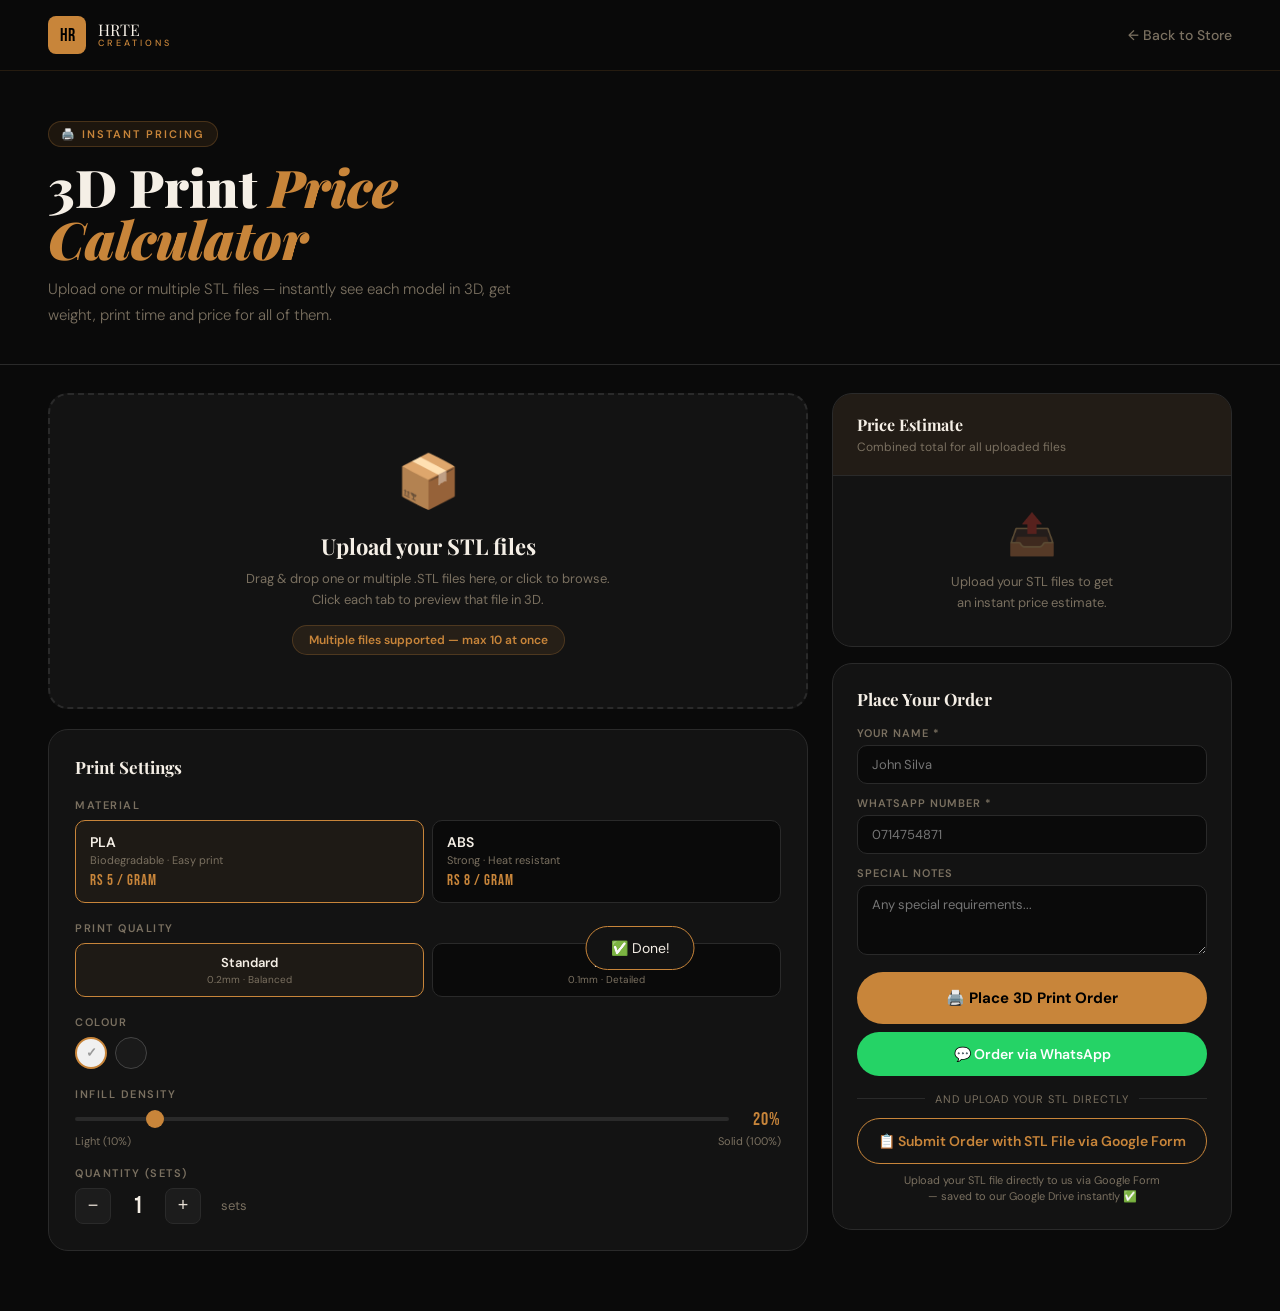
<file: 3d-calculator.html>
<!DOCTYPE html>
<html lang="en">
<head>
  <meta charset="UTF-8" />
  <meta name="viewport" content="width=device-width, initial-scale=1.0" />
  <title>3D Print Calculator — HRTE Creations</title>
  <link href="https://fonts.googleapis.com/css2?family=Playfair+Display:wght@400;700;900&family=DM+Sans:wght@300;400;500;600&family=Bebas+Neue&display=swap" rel="stylesheet" />
  <link rel="stylesheet" href="css/calculator.css" />
</head>
<body>

<!-- NAVBAR -->
<nav>
  <a href="index.html" class="nav-logo">
    <div class="logo-icon">HR</div>
    <div class="logo-text">HRTE<span>Creations</span></div>
  </a>
  <a href="index.html" class="back-btn">← Back to Store</a>
</nav>

<!-- PAGE HERO -->
<div class="page-hero">
  <div class="hero-tag">🖨️ Instant Pricing</div>
  <h1>3D Print <em>Price<br/>Calculator</em></h1>
  <p>Upload one or multiple STL files — instantly see each model in 3D, get weight, print time and price for all of them.</p>
</div>

<!-- CALCULATOR LAYOUT -->
<div class="calc-layout">
  <div class="left-panel">

    <!-- UPLOAD ZONE -->
    <div class="upload-zone" id="uploadZone">
      <input type="file" id="stlFile" accept=".stl" multiple />
      <span class="upload-icon">📦</span>
      <h3>Upload your STL files</h3>
      <p>Drag & drop one or multiple .STL files here, or click to browse.<br/>Click each tab to preview that file in 3D.</p>
      <span class="upload-hint">Multiple files supported — max 10 at once</span>
    </div>

    <!-- PROGRESS BAR -->
    <div class="processing" id="processing">
      <div style="font-size:32px;margin-bottom:12px;">📐</div>
      <div style="font-family:'Playfair Display',serif;font-size:18px;color:var(--cream);margin-bottom:6px;">Analysing your models</div>
      <div class="progress-wrap"><div class="progress-bar" id="progressBar"></div></div>
      <div class="progress-label" id="progressLabel">Reading files...</div>
      <div class="progress-step"  id="progressStep"></div>
    </div>

    <!-- 3D VIEWER WITH SCROLLABLE TABS -->
    <div class="viewer-card" id="viewerCard">
      <div class="viewer-tabs-row">
        <button class="tab-scroll-btn" onclick="scrollTabs(-1)">‹</button>
        <div class="viewer-tabs" id="viewerTabs"></div>
        <button class="tab-scroll-btn" onclick="scrollTabs(1)">›</button>
        <button class="tab-add-btn" onclick="addMoreFiles()" title="Add more files">＋</button>
      </div>
      <canvas id="stl-canvas"></canvas>
      <div class="viewer-stats">
        <div class="v-stat"><div class="v-stat-val" id="stat-vol">—</div><div class="v-stat-lbl">Volume cm³</div></div>
        <div class="v-stat"><div class="v-stat-val" id="stat-weight">—</div><div class="v-stat-lbl">Weight (g)</div></div>
        <div class="v-stat"><div class="v-stat-val" id="stat-time">—</div><div class="v-stat-lbl">Print Time</div></div>
        <div class="v-stat"><div class="v-stat-val" id="stat-tris">—</div><div class="v-stat-lbl">Triangles</div></div>
      </div>
    </div>

    <!-- PRINT SETTINGS -->
    <div class="settings-card">
      <div class="settings-title">Print Settings</div>

      <!-- Material -->
      <div class="setting-row">
        <span class="setting-label">Material</span>
        <div class="mat-grid">
          <div class="mat-btn active" onclick="setMaterial('PLA',this)">
            <div class="mat-name">PLA</div>
            <div class="mat-desc">Biodegradable · Easy print</div>
            <div class="mat-price">Rs 5 / gram</div>
          </div>
          <div class="mat-btn" onclick="setMaterial('ABS',this)">
            <div class="mat-name">ABS</div>
            <div class="mat-desc">Strong · Heat resistant</div>
            <div class="mat-price">Rs 8 / gram</div>
          </div>
        </div>
      </div>

      <!-- Quality — Draft removed, only Standard and Fine -->
      <div class="setting-row">
        <span class="setting-label">Print Quality</span>
        <div class="qual-grid" style="grid-template-columns:1fr 1fr;">
          <div class="qual-btn active" onclick="setQuality('standard',this)">
            <div class="qual-name">Standard</div>
            <div class="qual-detail">0.2mm · Balanced</div>
          </div>
          <div class="qual-btn" onclick="setQuality('fine',this)">
            <div class="qual-name">Fine</div>
            <div class="qual-detail">0.1mm · Detailed</div>
          </div>
        </div>
      </div>

      <!-- Colour -->
      <div class="setting-row">
        <span class="setting-label">Colour</span>
        <div class="color-row" id="colorRow">
          <div class="clr active" style="background:#f0f0f0;" data-color="White" onclick="setColor('White',this)"><span style="color:#999">✓</span></div>
          <div class="clr" style="background:#1a1a1a;border:1.5px solid #444;" data-color="Black" onclick="setColor('Black',this)"></div>
          <!-- Uncomment to enable more colours:
          <div class="clr" style="background:#888;"    data-color="Gray"   onclick="setColor('Gray',this)"></div>
          <div class="clr" style="background:#e74c3c;" data-color="Red"    onclick="setColor('Red',this)"></div>
          <div class="clr" style="background:#3498db;" data-color="Blue"   onclick="setColor('Blue',this)"></div>
          <div class="clr" style="background:#2ecc71;" data-color="Green"  onclick="setColor('Green',this)"></div>
          <div class="clr" style="background:#f39c12;" data-color="Orange" onclick="setColor('Orange',this)"></div>
          <div class="clr" style="background:#9b59b6;" data-color="Purple" onclick="setColor('Purple',this)"></div>
          <div class="clr" style="background:#ffd700;" data-color="Yellow" onclick="setColor('Yellow',this)"></div>
          -->
        </div>
      </div>

      <!-- Infill -->
      <div class="setting-row">
        <span class="setting-label">Infill Density</span>
        <div class="infill-row">
          <input type="range" id="infillSlider" min="10" max="100" value="20" step="5" oninput="updateInfill(this.value)" />
          <span class="infill-val" id="infillVal">20%</span>
        </div>
        <div style="display:flex;justify-content:space-between;margin-top:4px;">
          <span style="font-size:11px;color:var(--muted)">Light (10%)</span>
          <span style="font-size:11px;color:var(--muted)">Solid (100%)</span>
        </div>
      </div>

      <!-- Quantity -->
      <div class="setting-row" style="margin-bottom:0">
        <span class="setting-label">Quantity (sets)</span>
        <div class="qty-row">
          <button class="qty-btn" onclick="changeQty(-1)">−</button>
          <span class="qty-num" id="qtyNum">1</span>
          <button class="qty-btn" onclick="changeQty(1)">+</button>
          <span style="font-size:13px;color:var(--muted);margin-left:8px">sets</span>
        </div>
      </div>

    </div>

  </div><!-- end left-panel -->


  <!-- RIGHT PANEL -->
  <div class="price-panel">

    <div class="price-card">
      <div class="price-card-top">
        <h3>Price Estimate</h3>
        <p>Combined total for all uploaded files</p>
      </div>
      <div class="price-empty" id="priceEmpty">
        <div class="price-empty-icon">📤</div>
        <p>Upload your STL files to get<br/>an instant price estimate.</p>
      </div>
      <div id="priceBreakdown" style="display:none;">
        <div class="file-breakdown" id="fileBreakdownList"></div>
        <div class="price-body">
          <div class="price-line"><span class="price-line-label">Files</span>             <span class="price-line-val" id="pb-files">—</span></div>
          <div class="price-line"><span class="price-line-label">Material</span>          <span class="price-line-val" id="pb-material">PLA</span></div>
          <div class="price-line"><span class="price-line-label">Total weight</span>      <span class="price-line-val" id="pb-weight">— g</span></div>
          <div class="price-line"><span class="price-line-label">Total print time</span>  <span class="price-line-val" id="pb-time">—</span></div>
          <div class="price-line"><span class="price-line-label">Quality</span>           <span class="price-line-val" id="pb-quality">Standard</span></div>
          <div class="price-line"><span class="price-line-label">Infill</span>            <span class="price-line-val" id="pb-infill">20%</span></div>
          <div class="price-line"><span class="price-line-label">Colour</span>            <span class="price-line-val" id="pb-color">White</span></div>
          <div class="price-line"><span class="price-line-label">Quantity</span>          <span class="price-line-val" id="pb-qty">× 1</span></div>
        </div>
        <div class="price-total">
          <div>
            <div class="price-total-label">Total Price</div>
            <div style="font-size:11px;color:var(--muted);margin-top:4px;" id="pb-persub">for all files</div>
          </div>
          <div style="text-align:right;">
            <div class="price-total-amount" id="pb-total">Rs 0</div>
            <div style="font-size:11px;color:var(--muted);margin-top:4px;" id="pb-totalqty"></div>
          </div>
        </div>
        <div style="padding:0 24px 16px;text-align:right;">
          <button onclick="resetAll()" style="background:none;border:1px solid var(--border);color:var(--muted);padding:6px 16px;border-radius:20px;font-size:12px;cursor:pointer;font-family:'DM Sans';transition:all .2s;"
            onmouseover="this.style.borderColor='#e74c3c';this.style.color='#e74c3c'"
            onmouseout="this.style.borderColor='var(--border)';this.style.color='var(--muted)'">
            🗑️ Clear All Files
          </button>
        </div>
      </div>
    </div>

    <!-- ORDER FORM -->
    <div class="order-card">
      <div class="order-title">Place Your Order</div>
      <div class="form-group">
        <label class="form-label">Your Name *</label>
        <input type="text" class="form-input" id="o-name" placeholder="John Silva" />
      </div>
      <div class="form-group">
        <label class="form-label">WhatsApp Number *</label>
        <input type="tel" class="form-input" id="o-phone" placeholder="0714754871" />
      </div>
      <div class="form-group">
        <label class="form-label">Special Notes</label>
        <textarea class="form-textarea" id="o-notes" placeholder="Any special requirements..."></textarea>
      </div>

      <!-- Main order button -->
      <button class="order-btn" id="orderBtn" onclick="placeOrder()">🖨️ Place 3D Print Order</button>

      <!-- WhatsApp button -->
      <button class="wa-btn" onclick="orderViaWhatsApp()">💬 Order via WhatsApp</button>

      <!-- Divider -->
      <div style="display:flex;align-items:center;gap:10px;margin:16px 0 12px;">
        <div style="flex:1;height:1px;background:var(--border);"></div>
        <span style="font-size:11px;color:var(--muted);letter-spacing:1px;text-transform:uppercase;">and upload your STL directly</span>
        <div style="flex:1;height:1px;background:var(--border);"></div>
      </div>

      <!-- Google Form button -->
      <a href="https://docs.google.com/forms/d/e/1FAIpQLSdjRAHeWqBVJD8C92E96_npuYGEQTQfzR-uuJ_HRHkC712Nzw/viewform?usp=dialog"
         target="_blank"
         class="gform-btn">
        📋 Submit Order with STL File via Google Form
      </a>
      <p style="text-align:center;font-size:11px;color:var(--muted);margin-top:8px;line-height:1.5;">
        Upload your STL file directly to us via Google Form<br/>— saved to our Google Drive instantly ✅
      </p>

    </div>

  </div>

</div>

<div class="toast" id="toast">✅ Done!</div>
<script src="js/calculator.js"></script>
</body>
</html>
</file>
<file: css/calculator.css>
/* ══════════════════════════════════════════════
   calculator.css — 3D Print Price Calculator
   ══════════════════════════════════════════════ */

*, *::before, *::after { margin:0; padding:0; box-sizing:border-box; }
:root {
  --bg:#0a0a0a; --surface:#131313; --surface2:#1c1c1c; --border:#2a2a2a;
  --amber:#c8853a; --amber-lt:#e8a05a; --cream:#f5efe6; --text:#e8e0d5;
  --muted:#7a7060; --radius:12px;
}
html { scroll-behavior:smooth; }
body { background:var(--bg); color:var(--text); font-family:'DM Sans',sans-serif; min-height:100vh; }
::-webkit-scrollbar{width:6px} ::-webkit-scrollbar-track{background:var(--bg)} ::-webkit-scrollbar-thumb{background:var(--amber);border-radius:3px}

/* NAV */
nav { position:sticky;top:0;z-index:100;display:flex;align-items:center;justify-content:space-between;padding:16px 48px;background:rgba(10,10,10,0.95);backdrop-filter:blur(20px);border-bottom:1px solid rgba(200,133,58,0.15); }
.nav-logo { display:flex;align-items:center;gap:12px;text-decoration:none; }
.logo-icon { width:38px;height:38px;background:var(--amber);border-radius:8px;display:flex;align-items:center;justify-content:center;font-family:'Bebas Neue';font-size:18px;color:#000; }
.logo-text { font-family:'Playfair Display',serif;font-size:16px;color:var(--cream);line-height:1.1; }
.logo-text span { display:block;font-size:9px;letter-spacing:3px;color:var(--amber);font-family:'DM Sans';font-weight:500;text-transform:uppercase; }
.back-btn { display:flex;align-items:center;gap:6px;color:var(--muted);text-decoration:none;font-size:14px;font-weight:500;transition:color .2s; }
.back-btn:hover { color:var(--amber); }

/* PAGE HERO */
.page-hero { padding:50px 48px 36px;border-bottom:1px solid var(--border); }
.hero-tag { display:inline-flex;align-items:center;gap:8px;background:rgba(200,133,58,0.1);border:1px solid rgba(200,133,58,0.25);color:var(--amber);font-size:11px;font-weight:600;letter-spacing:2px;text-transform:uppercase;padding:5px 12px;border-radius:50px;margin-bottom:14px; }
.page-hero h1 { font-family:'Playfair Display',serif;font-size:clamp(30px,5vw,52px);font-weight:900;color:var(--cream);line-height:1.0;margin-bottom:12px; }
.page-hero h1 em { font-style:italic;color:var(--amber); }
.page-hero p { color:var(--muted);font-size:15px;font-weight:300;max-width:500px;line-height:1.7; }

/* LAYOUT */
.calc-layout { display:grid;grid-template-columns:1fr 400px;gap:24px;padding:28px 48px 60px;align-items:start; }
.left-panel  { display:flex;flex-direction:column;gap:20px; }

/* UPLOAD ZONE */
.upload-zone { border:2px dashed var(--border);border-radius:20px;padding:52px 32px;text-align:center;cursor:pointer;transition:all .3s;position:relative;background:var(--surface); }
.upload-zone:hover,.upload-zone.drag-over { border-color:var(--amber);background:rgba(200,133,58,0.04); }
.upload-zone input { position:absolute;inset:0;opacity:0;cursor:pointer;width:100%;height:100%; }
.upload-icon  { font-size:52px;margin-bottom:16px;display:block; }
.upload-zone h3 { font-family:'Playfair Display',serif;font-size:22px;color:var(--cream);margin-bottom:8px; }
.upload-zone p  { font-size:13px;color:var(--muted);line-height:1.6; }
.upload-hint    { display:inline-block;margin-top:14px;background:rgba(200,133,58,0.1);color:var(--amber);font-size:12px;font-weight:600;padding:6px 16px;border-radius:20px;border:1px solid rgba(200,133,58,0.25); }

/* PROGRESS */
.processing      { display:none;background:var(--surface);border:1px solid var(--border);border-radius:20px;padding:40px 32px;text-align:center; }
.processing.show { display:block; }
.progress-wrap   { background:var(--border);border-radius:4px;height:6px;margin:20px 0 10px;overflow:hidden; }
.progress-bar    { height:100%;background:var(--amber);border-radius:4px;width:0%;transition:width .3s ease; }
.progress-label  { font-size:13px;color:var(--muted); }
.progress-step   { font-size:12px;color:var(--amber);margin-top:6px;font-weight:600; }

/* ══════════════════════════════════════════
   3D VIEWER WITH SCROLLABLE FILE TABS
══════════════════════════════════════════ */
.viewer-card {
  display: none;
  background: var(--surface);
  border: 1px solid var(--border);
  border-radius: 20px;
  overflow: hidden;
}
.viewer-card.show { display: block; }

/* Scrollable file tabs row */
.viewer-tabs-row {
  display: flex;
  align-items: center;
  border-bottom: 1px solid var(--border);
  background: var(--surface2);
  overflow: hidden;
}

/* Scroll arrows */
.tab-scroll-btn {
  background: none;
  border: none;
  color: var(--muted);
  font-size: 18px;
  padding: 0 12px;
  height: 44px;
  cursor: pointer;
  flex-shrink: 0;
  transition: color .2s;
  display: flex;
  align-items: center;
}
.tab-scroll-btn:hover { color: var(--amber); }

/* Tabs container — horizontally scrollable */
.viewer-tabs {
  display: flex;
  overflow-x: auto;
  flex: 1;
  scrollbar-width: none;
  scroll-behavior: smooth;
}
.viewer-tabs::-webkit-scrollbar { display: none; }

/* Individual tab */
.viewer-tab {
  display: flex;
  align-items: center;
  gap: 8px;
  padding: 0 16px;
  height: 44px;
  white-space: nowrap;
  cursor: pointer;
  font-size: 13px;
  font-weight: 500;
  color: var(--muted);
  border-right: 1px solid var(--border);
  transition: all .2s;
  flex-shrink: 0;
  border-bottom: 2px solid transparent;
}
.viewer-tab:hover  { color: var(--cream); background: rgba(255,255,255,0.03); }
.viewer-tab.active { color: var(--amber); border-bottom-color: var(--amber); background: rgba(200,133,58,0.05); }

.tab-remove {
  background: none;
  border: none;
  color: var(--muted);
  font-size: 12px;
  cursor: pointer;
  padding: 2px 4px;
  border-radius: 4px;
  line-height: 1;
  transition: all .2s;
  margin-left: 2px;
}
.tab-remove:hover { color: #e74c3c; background: rgba(231,76,60,0.15); }

/* Add more button inside tab row */
.tab-add-btn {
  background: none;
  border: none;
  color: var(--muted);
  font-size: 20px;
  padding: 0 14px;
  height: 44px;
  cursor: pointer;
  flex-shrink: 0;
  transition: color .2s;
  display: flex;
  align-items: center;
}
.tab-add-btn:hover { color: var(--amber); }

/* Canvas */
#stl-canvas { width:100%; height:320px; display:block; background:#0d0d0d; }

/* Viewer bottom stats bar */
.viewer-stats {
  display: grid;
  grid-template-columns: repeat(4, 1fr);
  border-top: 1px solid var(--border);
}
.v-stat            { padding:12px;text-align:center;border-right:1px solid var(--border); }
.v-stat:last-child { border-right:none; }
.v-stat-val { font-family:'Bebas Neue';font-size:20px;color:var(--amber);letter-spacing:1px; }
.v-stat-lbl { font-size:10px;color:var(--muted);letter-spacing:1.5px;text-transform:uppercase;margin-top:2px; }

/* SETTINGS */
.settings-card  { background:var(--surface);border:1px solid var(--border);border-radius:20px;padding:26px; }
.settings-title { font-family:'Playfair Display',serif;font-size:17px;color:var(--cream);margin-bottom:20px;font-weight:700; }
.setting-row    { margin-bottom:18px; }
.setting-label  { font-size:11px;font-weight:600;letter-spacing:1.5px;text-transform:uppercase;color:var(--muted);margin-bottom:8px;display:block; }

.mat-grid { display:grid;grid-template-columns:1fr 1fr;gap:8px; }
.mat-btn  { background:var(--bg);border:1.5px solid var(--border);border-radius:10px;padding:12px 14px;cursor:pointer;transition:all .2s;text-align:left; }
.mat-btn:hover  { border-color:rgba(200,133,58,0.4); }
.mat-btn.active { border-color:var(--amber);background:rgba(200,133,58,0.06); }
.mat-name  { font-size:14px;font-weight:600;color:var(--cream); }
.mat-desc  { font-size:11px;color:var(--muted);margin-top:2px; }
.mat-price { font-family:'Bebas Neue';font-size:15px;color:var(--amber);letter-spacing:1px;margin-top:4px; }

.qual-grid { display:grid;grid-template-columns:repeat(3,1fr);gap:8px; }
.qual-btn  { background:var(--bg);border:1.5px solid var(--border);border-radius:10px;padding:10px 6px;cursor:pointer;transition:all .2s;text-align:center; }
.qual-btn:hover  { border-color:rgba(200,133,58,0.4); }
.qual-btn.active { border-color:var(--amber);background:rgba(200,133,58,0.06); }
.qual-name   { font-size:13px;font-weight:600;color:var(--cream); }
.qual-detail { font-size:10px;color:var(--muted);margin-top:2px; }

.color-row { display:flex;gap:8px;flex-wrap:wrap; }
.clr       { width:32px;height:32px;border-radius:50%;cursor:pointer;border:2.5px solid transparent;transition:all .2s;display:flex;align-items:center;justify-content:center;font-size:13px;font-weight:700; }
.clr:hover  { transform:scale(1.1); }
.clr.active { border-color:var(--amber); }

.infill-row { display:flex;align-items:center;gap:12px; }
.infill-row input[type=range] { flex:1;-webkit-appearance:none;height:4px;background:var(--border);border-radius:2px;outline:none; }
.infill-row input[type=range]::-webkit-slider-thumb { -webkit-appearance:none;width:18px;height:18px;border-radius:50%;background:var(--amber);cursor:pointer; }
.infill-val { font-family:'Bebas Neue';font-size:18px;color:var(--amber);min-width:40px;text-align:right;letter-spacing:1px; }

.qty-row { display:flex;align-items:center;gap:12px; }
.qty-btn { width:36px;height:36px;border-radius:8px;background:var(--surface2);border:1px solid var(--border);color:var(--text);font-size:18px;cursor:pointer;display:flex;align-items:center;justify-content:center;transition:all .2s; }
.qty-btn:hover { border-color:var(--amber);color:var(--amber); }
.qty-num { font-family:'Bebas Neue';font-size:24px;color:var(--cream);min-width:30px;text-align:center;letter-spacing:1px; }

/* PRICE PANEL */
.price-panel        { position:sticky;top:80px;display:flex;flex-direction:column;gap:16px; }
.price-card         { background:var(--surface);border:1px solid var(--border);border-radius:20px;overflow:hidden; }
.price-card-top     { background:rgba(200,133,58,0.08);border-bottom:1px solid var(--border);padding:20px 24px; }
.price-card-top h3  { font-family:'Playfair Display',serif;font-size:16px;color:var(--cream);margin-bottom:4px; }
.price-card-top p   { font-size:12px;color:var(--muted); }
.price-empty        { padding:32px 24px;text-align:center; }
.price-empty-icon   { font-size:40px;opacity:.3;margin-bottom:12px; }
.price-empty p      { font-size:13px;color:var(--muted);line-height:1.6; }
.price-body         { padding:20px 24px; }
.price-line         { display:flex;justify-content:space-between;align-items:center;padding:8px 0;border-bottom:1px solid rgba(255,255,255,0.04); }
.price-line:last-child { border-bottom:none; }
.price-line-label   { font-size:13px;color:var(--muted); }
.price-line-val     { font-size:13px;color:var(--text);font-weight:500; }

/* Per-file breakdown inside price panel */
.file-breakdown {
  padding: 0 24px 12px;
  display: flex;
  flex-direction: column;
  gap: 6px;
}
.file-breakdown-item {
  display: flex;
  justify-content: space-between;
  font-size: 12px;
  color: var(--muted);
  padding: 5px 0;
  border-bottom: 1px solid rgba(255,255,255,0.03);
}
.file-breakdown-item:last-child { border-bottom: none; }
.file-breakdown-name { color: var(--text); max-width: 180px; overflow: hidden; text-overflow: ellipsis; white-space: nowrap; }
.file-breakdown-price { color: var(--amber); font-weight: 600; font-family: 'Bebas Neue'; letter-spacing: 1px; font-size: 14px; }

.price-total        { padding:20px 24px;border-top:1px solid var(--border);display:flex;justify-content:space-between;align-items:flex-end; }
.price-total-label  { font-size:12px;color:var(--muted);letter-spacing:1.5px;text-transform:uppercase; }
.price-total-amount { font-family:'Bebas Neue';font-size:42px;color:var(--amber);letter-spacing:2px;line-height:1; }

/* ORDER CARD */
.order-card  { background:var(--surface);border:1px solid var(--border);border-radius:20px;padding:24px; }
.order-title { font-family:'Playfair Display',serif;font-size:17px;color:var(--cream);margin-bottom:16px;font-weight:700; }
.form-group  { margin-bottom:12px; }
.form-label  { font-size:11px;font-weight:600;letter-spacing:1px;text-transform:uppercase;color:var(--muted);margin-bottom:5px;display:block; }
.form-input,.form-textarea { width:100%;background:var(--bg);border:1.5px solid var(--border);color:var(--text);padding:10px 14px;border-radius:10px;font-family:'DM Sans';font-size:13px;outline:none;transition:border-color .2s; }
.form-input:focus,.form-textarea:focus { border-color:var(--amber); }
.form-textarea { resize:vertical;min-height:70px; }

.order-btn { width:100%;background:var(--amber);color:#000;border:none;padding:16px;border-radius:50px;font-family:'DM Sans';font-size:15px;font-weight:700;cursor:pointer;transition:all .25s;display:flex;align-items:center;justify-content:center;gap:10px;margin-top:4px; }
.order-btn:hover    { background:var(--amber-lt);transform:translateY(-2px);box-shadow:0 10px 30px rgba(200,133,58,.3); }
.order-btn:disabled { opacity:.4;cursor:not-allowed;transform:none;box-shadow:none; }
.wa-btn { width:100%;background:#25D366;color:#fff;border:none;padding:13px;border-radius:50px;font-family:'DM Sans';font-size:14px;font-weight:600;cursor:pointer;transition:opacity .2s;display:flex;align-items:center;justify-content:center;gap:8px;margin-top:8px; }
.wa-btn:hover { opacity:.85; }

/* TOAST */
.toast      { position:fixed;bottom:30px;left:50%;transform:translateX(-50%) translateY(100px);background:var(--surface);border:1px solid var(--amber);color:var(--cream);padding:12px 24px;border-radius:50px;font-size:14px;z-index:3000;transition:transform .4s;white-space:nowrap; }
.toast.show { transform:translateX(-50%) translateY(0); }

/* RESPONSIVE */
@media(max-width:900px) {
  nav { padding:14px 20px; }
  .page-hero { padding:36px 20px 24px; }
  .calc-layout { grid-template-columns:1fr;padding:20px; }
  .price-panel { position:static; }
  .viewer-stats { grid-template-columns:repeat(2,1fr); }
  .v-stat:nth-child(2) { border-right:none; }
}

/* ── GOOGLE FORM BUTTON ── */
.gform-btn {
  width: 100%;
  background: transparent;
  color: var(--amber);
  border: 1.5px solid var(--amber);
  padding: 13px;
  border-radius: 50px;
  font-family: 'DM Sans', sans-serif;
  font-size: 14px;
  font-weight: 600;
  cursor: pointer;
  display: flex;
  align-items: center;
  justify-content: center;
  gap: 8px;
  text-decoration: none;
  transition: all .2s;
}
.gform-btn:hover {
  background: rgba(200,133,58,0.1);
  transform: translateY(-1px);
}
</file>
